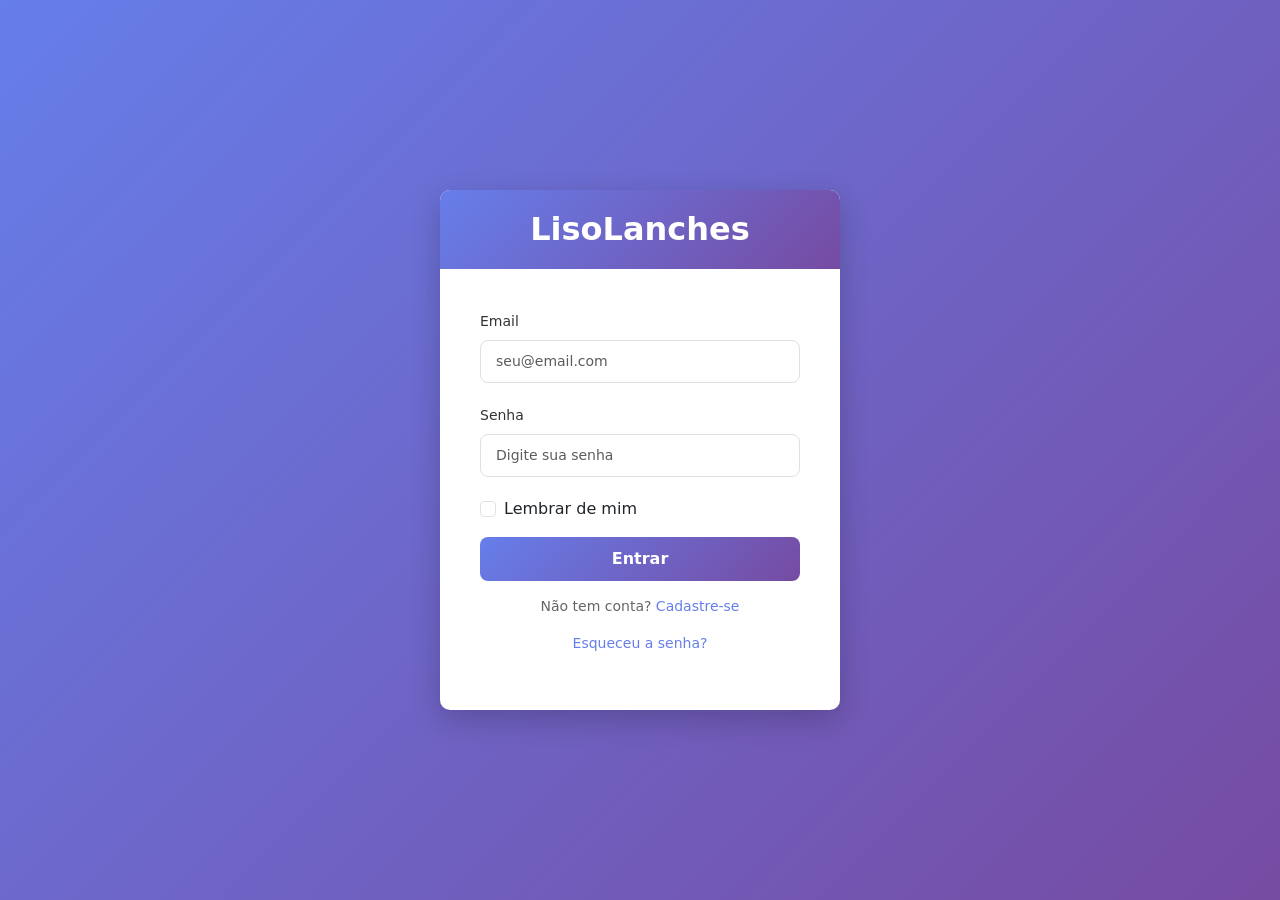
<file: LisoLanches/wwwroot/index.html>
﻿<!DOCTYPE html>
<html>
<head>
    <meta charset="utf-8" />
    <meta name="viewport" content="width=device-width, initial-scale=1.0">
    <title>LisoLanches</title>
    <link rel="stylesheet" href="https://cdnjs.cloudflare.com/ajax/libs/bootstrap/5.3.8/css/bootstrap.min.css"/>
    <link rel="stylesheet" href="css/main.css"/>
</head>
<body>
    <div class="login-container">
        <div class="card login-card">
            <div class="card-header">
                <h2>LisoLanches</h2>
            </div>
            <div class="card-body">
                <form>
                    <div class="form-group">
                        <label for="email" class="form-label">Email</label>
                        <input type="email" class="form-control" id="email" placeholder="seu@email.com" required>
                    </div>

                    <div class="form-group">
                        <label for="password" class="form-label">Senha</label>
                        <input type="password" class="form-control" id="password" placeholder="Digite sua senha" required>
                    </div>

                    <div class="form-check mb-3">
                        <input class="form-check-input" type="checkbox" id="remember" />
                        <label class="form-check-label" for="remember">
                            Lembrar de mim
                        </label>
                    </div>

                    <button type="submit" class="btn btn-login">Entrar</button>
                </form>

                <div class="login-footer">
                    <p>Não tem conta? <a href="./pages/singup.html">Cadastre-se</a></p>
                    <p><a href="#">Esqueceu a senha?</a></p>
                </div>
            </div>
        </div>
    </div>

    <script src="https://cdnjs.cloudflare.com/ajax/libs/bootstrap/5.3.8/js/bootstrap.bundle.min.js"></script>
    <script src="js/app.js"></script>
</body>
</html>
</file>
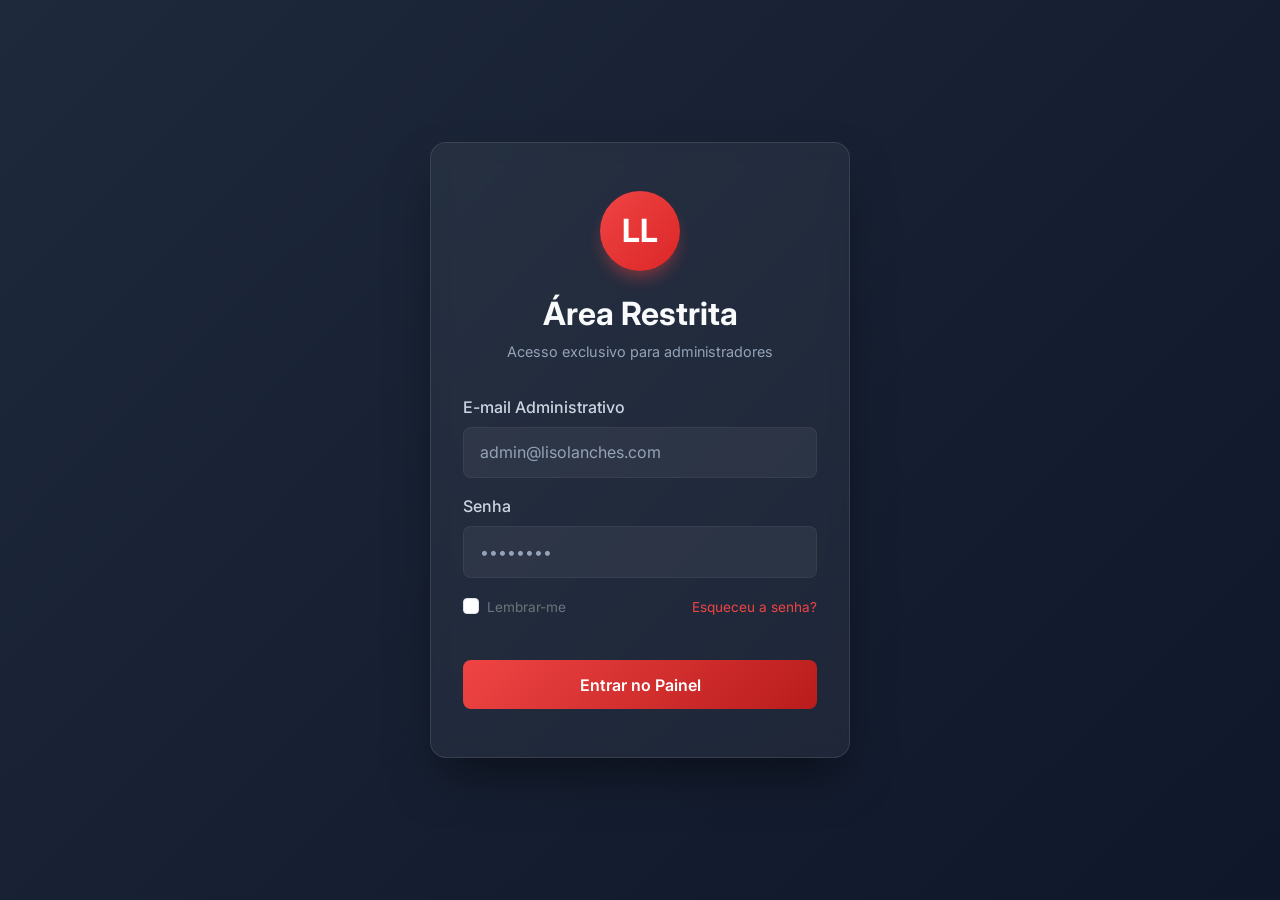
<file: LisoLanches/wwwroot/pages/admin-create-item.html>
<!DOCTYPE html>
<html lang="pt-BR">
<head>
    <meta charset="UTF-8">
    <meta name="viewport" content="width=device-width, initial-scale=1.0">
    <title>Criar Novo Item - Liso Lanches</title>
    <!-- Bootstrap 5 CSS -->
    <link href="https://cdn.jsdelivr.net/npm/bootstrap@5.3.2/dist/css/bootstrap.min.css" rel="stylesheet">
    <!-- Bootstrap Icons -->
    <link href="https://cdn.jsdelivr.net/npm/bootstrap-icons@1.11.1/font/bootstrap-icons.css" rel="stylesheet">
    <!-- Google Fonts -->
    <link href="https://fonts.googleapis.com/css2?family=Inter:wght@300;400;500;600;700&display=swap" rel="stylesheet">
    <!-- Custom Styles -->
    <link href="../css/admin-homepage.css" rel="stylesheet">
</head>
<body>

    <div class="sidebar">
        <div class="brand-logo">Liso Lanches <br><span style="font-size: 0.9rem; color: #94a3b8;">Admin Panel</span></div>
        <a href="admin-homepage.html"><i class="bi bi-speedometer2"></i> Dashboard</a>
        <a href="admin-create-item.html" class="active"><i class="bi bi-plus-circle"></i> Novo Item</a>
        <a href="#" id="logoutBtn" style="position: absolute; bottom: 20px; width: 100%;"><i class="bi bi-box-arrow-left"></i> Sair</a>
    </div>

    <div class="main-content">
        <div class="d-flex justify-content-between align-items-center mb-4">
            <h1>Criar Novo Item</h1>
            <a href="admin-homepage.html" class="btn btn-outline-secondary"><i class="bi bi-arrow-left"></i> Voltar</a>
        </div>

        <div id="form-error-container"></div>
        <div id="form-success-container"></div>

        <div class="card card-custom">
            <div class="card-header-custom">
                Preencha os detalhes do item
            </div>
            <div class="card-body p-4">
                <form id="createItemForm">
                    <div class="mb-3">
                        <label for="itemName" class="form-label fw-medium">Nome do Item <span class="text-danger">*</span></label>
                        <input type="text" class="form-control" id="itemName" placeholder="Ex: X-Salada Especial" required>
                    </div>

                    <div class="mb-4">
                        <label for="itemPrice" class="form-label fw-medium">Preço (R$) <span class="text-danger">*</span></label>
                        <div class="input-group">
                            <span class="input-group-text">R$</span>
                            <input type="number" class="form-control" id="itemPrice" placeholder="0.00" step="0.01" min="0" required>
                        </div>
                    </div>

                    <div class="mb-3">
                        <label for="itemImage" class="form-label fw-medium">Imagem do Item</label>
                        <input type="file" class="form-control" id="itemImage" accept="image/*">
                        <div class="form-text">Faça o upload de uma imagem ilustrativa para o lanche.</div>
                    </div>

                    <div class="mb-4 form-check">
                        <input type="checkbox" class="form-check-input" id="itemIsAvailable" checked>
                        <label class="form-check-label fw-medium" for="itemIsAvailable">Item Disponível para Venda</label>
                    </div>

                    <div class="d-flex justify-content-end">
                        <button type="submit" class="btn btn-primary px-4 py-2" id="submitBtn" style="background-color: #ef4444; border-color: #ef4444;">
                            <i class="bi bi-check-circle me-2"></i> Cadastrar Item
                        </button>
                    </div>
                </form>
            </div>
        </div>
    </div>

    <!-- Bootstrap 5 JS -->
    <script src="https://cdn.jsdelivr.net/npm/bootstrap@5.3.2/dist/js/bootstrap.bundle.min.js"></script>
    <!-- Custom Script -->
    <script src="../js/admin-create-item.js"></script>
</body>
</html>
</file>
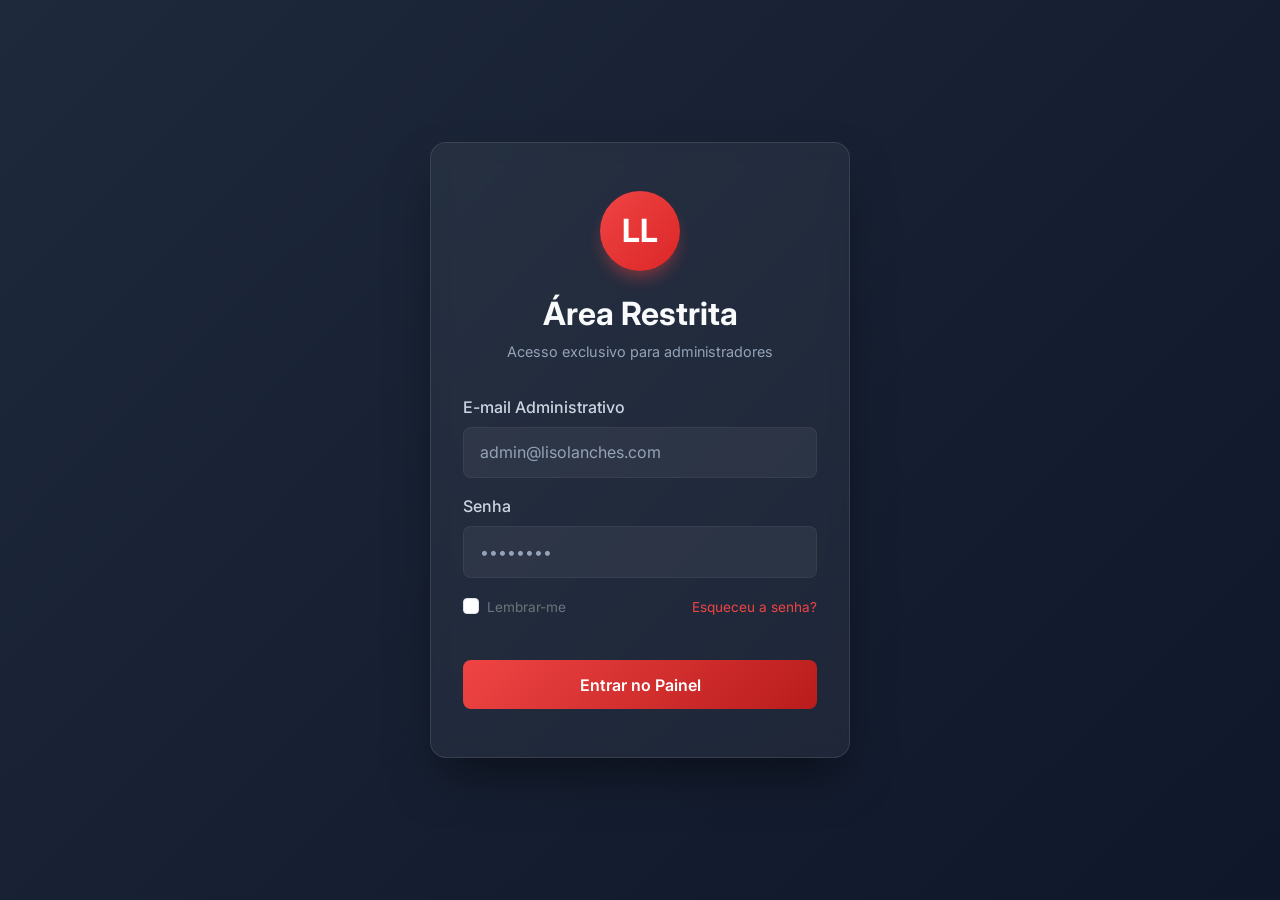
<file: LisoLanches/wwwroot/pages/admin-login.html>
<!DOCTYPE html>
<html lang="pt-BR">

<head>
    <meta charset="UTF-8">
    <meta name="viewport" content="width=device-width, initial-scale=1.0">
    <title>Login Administrativo - Liso Lanches</title>
    <!-- Bootstrap 5 CSS -->
    <link href="https://cdn.jsdelivr.net/npm/bootstrap@5.3.2/dist/css/bootstrap.min.css" rel="stylesheet"
        integrity="sha384-T3c6CoIi6uLrA9TneNEoa7RxnatzjcDSCmG1MXxSR1GAsXEV/Dwwykc2MPK8M2HN" crossorigin="anonymous">
    <!-- Google Fonts -->
    <link href="https://fonts.googleapis.com/css2?family=Inter:wght@300;400;500;600;700&display=swap" rel="stylesheet">
    <!-- Custom Styles -->
    <link href="../css/admin-login.css" rel="stylesheet">
</head>

<body>

    <div class="login-card">
        <div class="brand-logo">
            LL
        </div>
        <h2 class="login-title">Área Restrita</h2>
        <p class="login-subtitle">Acesso exclusivo para administradores</p>

        <form id="adminLoginForm">
            <div class="mb-3">
                <label for="emailInput" class="form-label">E-mail Administrativo</label>
                <input type="email" class="form-control" id="emailInput" placeholder="admin@lisolanches.com" required>
            </div>

            <div class="mb-3">
                <label for="passwordInput" class="form-label">Senha</label>
                <input type="password" class="form-control" id="passwordInput" placeholder="••••••••" required>
            </div>

            <div class="d-flex justify-content-between align-items-center mb-3">
                <div class="form-check">
                    <input class="form-check-input" type="checkbox" id="rememberMe">
                    <label class="form-check-label text-secondary" for="rememberMe" style="font-size: 0.85rem;">
                        Lembrar-me
                    </label>
                </div>
                <a href="#" class="text-decoration-none" style="color: #ef4444; font-size: 0.85rem;">Esqueceu a
                    senha?</a>
            </div>

            <button type="submit" class="btn btn-login">Entrar no Painel</button>
        </form>
    </div>

    <!-- Bootstrap 5 JS Bundle with Popper -->
    <script src="https://cdn.jsdelivr.net/npm/bootstrap@5.3.2/dist/js/bootstrap.bundle.min.js"
        integrity="sha384-C6RzsynM9kWDrMNeT87bh95OGNyZPhcTNXj1NW7RuBCsyN/o0jlpcV8Qyq46cDfL"
        crossorigin="anonymous"></script>
    <!-- Custom Scripts -->
    <script src="../js/admin-login.js"></script>
</body>

</html>
</file>
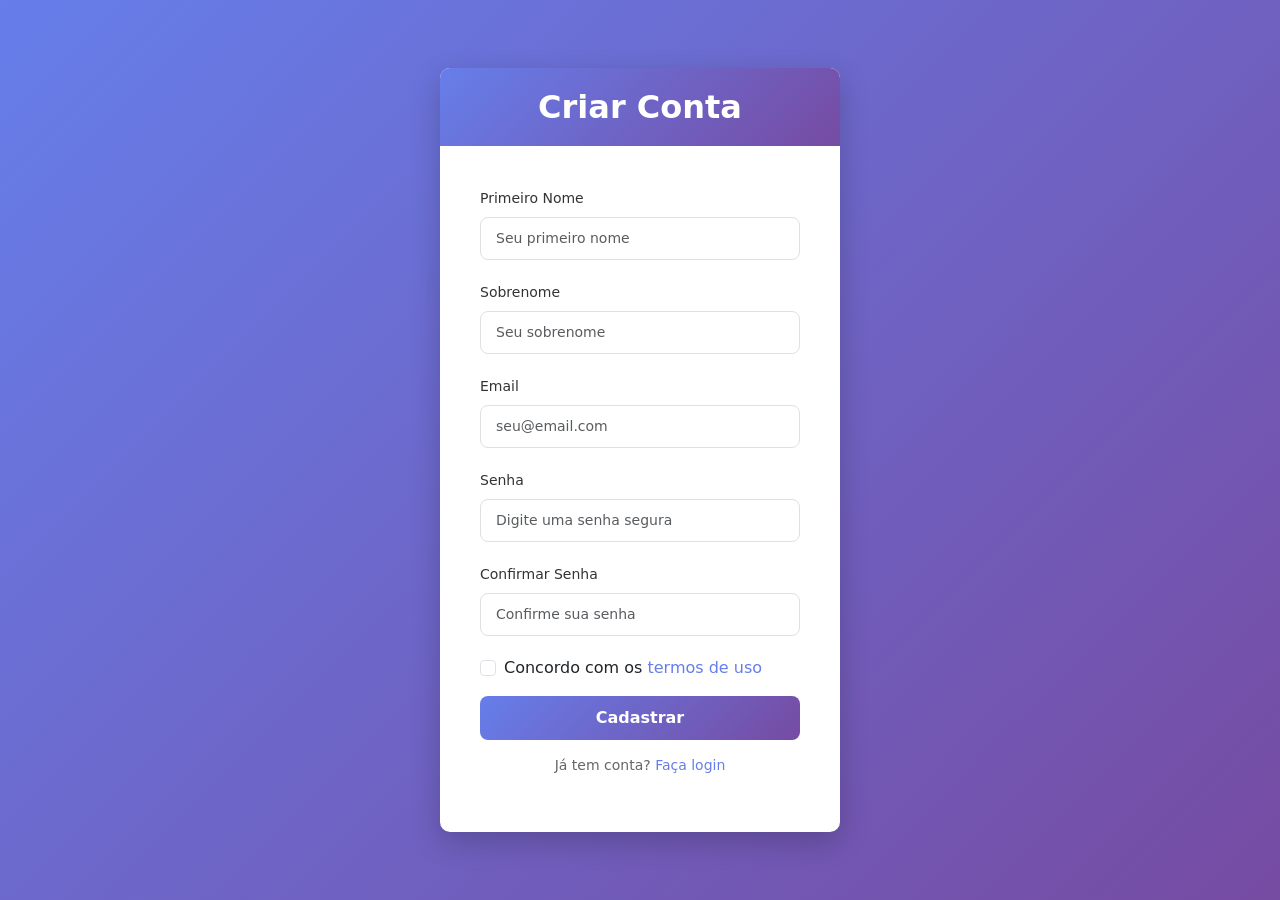
<file: LisoLanches/wwwroot/pages/singup.html>
﻿<!DOCTYPE html>
<html>
<head>
    <meta charset="utf-8" />
    <meta name="viewport" content="width=device-width, initial-scale=1.0">
    <title>LisoLanches - Cadastro</title>
    <link rel="stylesheet" href="https://cdnjs.cloudflare.com/ajax/libs/bootstrap/5.3.8/css/bootstrap.min.css"/>
    <link rel="stylesheet" href="../css/main.css"/>
</head>
<body>
    <div class="login-container">
        <div class="card login-card">
            <div class="card-header">
                <h2>Criar Conta</h2>
            </div>
            <div class="card-body">
                <form id="signupForm">
                    <div class="form-group">
                        <label for="firstName" class="form-label">Primeiro Nome</label>
                        <input type="text" class="form-control" id="firstName" placeholder="Seu primeiro nome" required>
                    </div>

                    <div class="form-group">
                        <label for="lastName" class="form-label">Sobrenome</label>
                        <input type="text" class="form-control" id="lastName" placeholder="Seu sobrenome" required>
                    </div>

                    <div class="form-group">
                        <label for="email" class="form-label">Email</label>
                        <input type="email" class="form-control" id="email" placeholder="seu@email.com" required>
                    </div>

                    <div class="form-group">
                        <label for="password" class="form-label">Senha</label>
                        <input type="password" class="form-control" id="password" placeholder="Digite uma senha segura" required>
                    </div>

                    <div class="form-group">
                        <label for="confirmPassword" class="form-label">Confirmar Senha</label>
                        <input type="password" class="form-control" id="confirmPassword" placeholder="Confirme sua senha" required>
                    </div>

                    <div class="form-check mb-3">
                        <input class="form-check-input" type="checkbox" id="terms" required />
                        <label class="form-check-label" for="terms">
                            Concordo com os <a href="#" style="color: #667eea; text-decoration: none;">termos de uso</a>
                        </label>
                    </div>

                    <button type="submit" class="btn btn-login">Cadastrar</button>
                </form>

                <div class="login-footer">
                    <p>Já tem conta? <a href="../index.html">Faça login</a></p>
                </div>
            </div>
        </div>
    </div>

    <script src="https://cdnjs.cloudflare.com/ajax/libs/bootstrap/5.3.8/js/bootstrap.bundle.min.js"></script>
    <script src="../js/signup.js"></script>
</body>
</html>
</file>
<file: LisoLanches/wwwroot/css/main.css>
@keyframes fadeIn {
    from {
        opacity: 0;
        transform: translateY(20px);
    }
    to {
        opacity: 1;
        transform: translateY(0);
    }
}

body {
    background: linear-gradient(135deg, #667eea 0%, #764ba2 100%);
    min-height: 100vh;
    display: flex;
    align-items: center;
    justify-content: center;
}

.login-container {
    animation: fadeIn 0.8s ease-in-out;
    max-width: 400px;
    width: 100%;
}

.login-card {
    border: none;
    border-radius: 10px;
    box-shadow: 0 10px 30px rgba(0, 0, 0, 0.2);
}

.login-card .card-body {
    padding: 40px;
}

.login-card .card-header {
    background: linear-gradient(135deg, #667eea 0%, #764ba2 100%);
    border: none;
    border-radius: 10px 10px 0 0;
    padding: 20px;
    text-align: center;
}

.login-card .card-header h2 {
    color: white;
    font-weight: 600;
    margin: 0;
}

.form-control {
    border: 1px solid #e0e0e0;
    border-radius: 8px;
    padding: 10px 15px;
    font-size: 14px;
    transition: all 0.3s ease;
}

.form-control:focus {
    border-color: #667eea;
    box-shadow: 0 0 0 0.2rem rgba(102, 126, 234, 0.25);
}

.form-group {
    margin-bottom: 20px;
}

.form-label {
    color: #333;
    font-weight: 500;
    margin-bottom: 8px;
    font-size: 14px;
}

.btn-login {
    background: linear-gradient(135deg, #667eea 0%, #764ba2 100%);
    border: none;
    border-radius: 8px;
    color: white;
    font-weight: 600;
    padding: 10px 20px;
    width: 100%;
    transition: all 0.3s ease;
}

.btn-login:hover {
    transform: translateY(-2px);
    box-shadow: 0 5px 15px rgba(102, 126, 234, 0.4);
    color: white;
}

.btn-login:active {
    transform: translateY(0);
}

.login-footer {
    text-align: center;
    margin-top: 15px;
    color: #666;
    font-size: 14px;
}

.login-footer a {
    color: #667eea;
    text-decoration: none;
    font-weight: 500;
}

.login-footer a:hover {
    text-decoration: underline;
}

.form-check-input {
    cursor: pointer;
}

.form-check-label {
    cursor: pointer;
    user-select: none;
}

.alert {
    border-radius: 8px;
    animation: fadeIn 0.5s ease-in-out;
}

.spinner-border-sm {
    width: 1rem;
    height: 1rem;
    border-width: 0.2em;
}
</file>
<file: LisoLanches/wwwroot/css/admin-homepage.css>
body {
    font-family: 'Inter', sans-serif;
    background-color: #f8fafc;
    color: #1e293b;
}

.sidebar {
    height: 100vh;
    width: 250px;
    position: fixed;
    top: 0;
    left: 0;
    background: linear-gradient(135deg, #1e293b 0%, #0f172a 100%);
    padding-top: 2rem;
    color: #f8fafc;
}

.sidebar .brand-logo {
    text-align: center;
    font-size: 1.5rem;
    font-weight: bold;
    margin-bottom: 2rem;
    color: #ef4444;
}

.sidebar a {
    padding: 1rem 1.5rem;
    text-decoration: none;
    font-size: 1.1rem;
    color: #cbd5e1;
    display: block;
    transition: 0.3s;
}

.sidebar a:hover {
    background-color: rgba(255, 255, 255, 0.1);
    color: #f8fafc;
}

.main-content {
    margin-left: 250px;
    padding: 2rem;
}

.card-custom {
    background-color: #ffffff;
    border-radius: 1rem;
    border: none;
    box-shadow: 0 4px 6px -1px rgba(0, 0, 0, 0.1), 0 2px 4px -1px rgba(0, 0, 0, 0.06);
    margin-bottom: 2rem;
}

.card-header-custom {
    background-color: #ffffff;
    border-bottom: 1px solid #e2e8f0;
    padding: 1.5rem;
    border-top-left-radius: 1rem;
    border-top-right-radius: 1rem;
    font-weight: 600;
    font-size: 1.25rem;
}

.table-container {
    padding: 1.5rem;
}

.table th {
    font-weight: 600;
    color: #64748b;
}

.empty-message {
    text-align: center;
    padding: 3rem;
    color: #94a3b8;
    font-size: 1.1rem;
}

.badge-role-admin {
    background-color: #ef4444;
    color: white;
}

.badge-role-customer {
    background-color: #3b82f6;
    color: white;
}
</file>
<file: LisoLanches/wwwroot/css/admin-login.css>
body {
    font-family: 'Inter', sans-serif;
    background: linear-gradient(135deg, #1e293b 0%, #0f172a 100%);
    min-height: 100vh;
    display: flex;
    align-items: center;
    justify-content: center;
    margin: 0;
    color: #f8fafc;
}

.login-card {
    background: rgba(255, 255, 255, 0.05);
    backdrop-filter: blur(10px);
    -webkit-backdrop-filter: blur(10px);
    border: 1px solid rgba(255, 255, 255, 0.1);
    border-radius: 1rem;
    padding: 3rem 2rem;
    width: 100%;
    max-width: 420px;
    box-shadow: 0 25px 50px -12px rgba(0, 0, 0, 0.5);
    transition: transform 0.3s ease, box-shadow 0.3s ease;
}

.login-card:hover {
    transform: translateY(-5px);
    box-shadow: 0 30px 60px -12px rgba(0, 0, 0, 0.6);
}

.brand-logo {
    width: 80px;
    height: 80px;
    background: linear-gradient(135deg, #ef4444 0%, #dc2626 100%);
    border-radius: 50%;
    display: flex;
    align-items: center;
    justify-content: center;
    margin: 0 auto 1.5rem;
    font-size: 2rem;
    font-weight: bold;
    color: white;
    box-shadow: 0 10px 15px -3px rgba(239, 68, 68, 0.4);
}

.form-control {
    background-color: rgba(255, 255, 255, 0.05);
    border: 1px solid rgba(255, 255, 255, 0.1);
    color: #f8fafc;
    padding: 0.8rem 1rem;
    border-radius: 0.5rem;
    transition: all 0.3s ease;
}

.form-control:focus {
    background-color: rgba(255, 255, 255, 0.1);
    border-color: #ef4444;
    box-shadow: 0 0 0 0.25rem rgba(239, 68, 68, 0.25);
    color: white;
}

.form-control::placeholder {
    color: #94a3b8;
}

.form-label {
    color: #cbd5e1;
    font-weight: 500;
    margin-bottom: 0.5rem;
}

.btn-login {
    background: linear-gradient(135deg, #ef4444 0%, #b91c1c 100%);
    border: none;
    color: white;
    padding: 0.8rem;
    border-radius: 0.5rem;
    font-weight: 600;
    width: 100%;
    margin-top: 1.5rem;
    transition: all 0.3s ease;
}

.btn-login:hover {
    background: linear-gradient(135deg, #f87171 0%, #dc2626 100%);
    transform: translateY(-2px);
    box-shadow: 0 10px 15px -3px rgba(239, 68, 68, 0.4);
}

.btn-login:active {
    transform: translateY(0);
}

.login-title {
    text-align: center;
    font-weight: 700;
    margin-bottom: 0.5rem;
    color: #f8fafc;
}

.login-subtitle {
    text-align: center;
    color: #94a3b8;
    margin-bottom: 2rem;
    font-size: 0.9rem;
}
</file>
